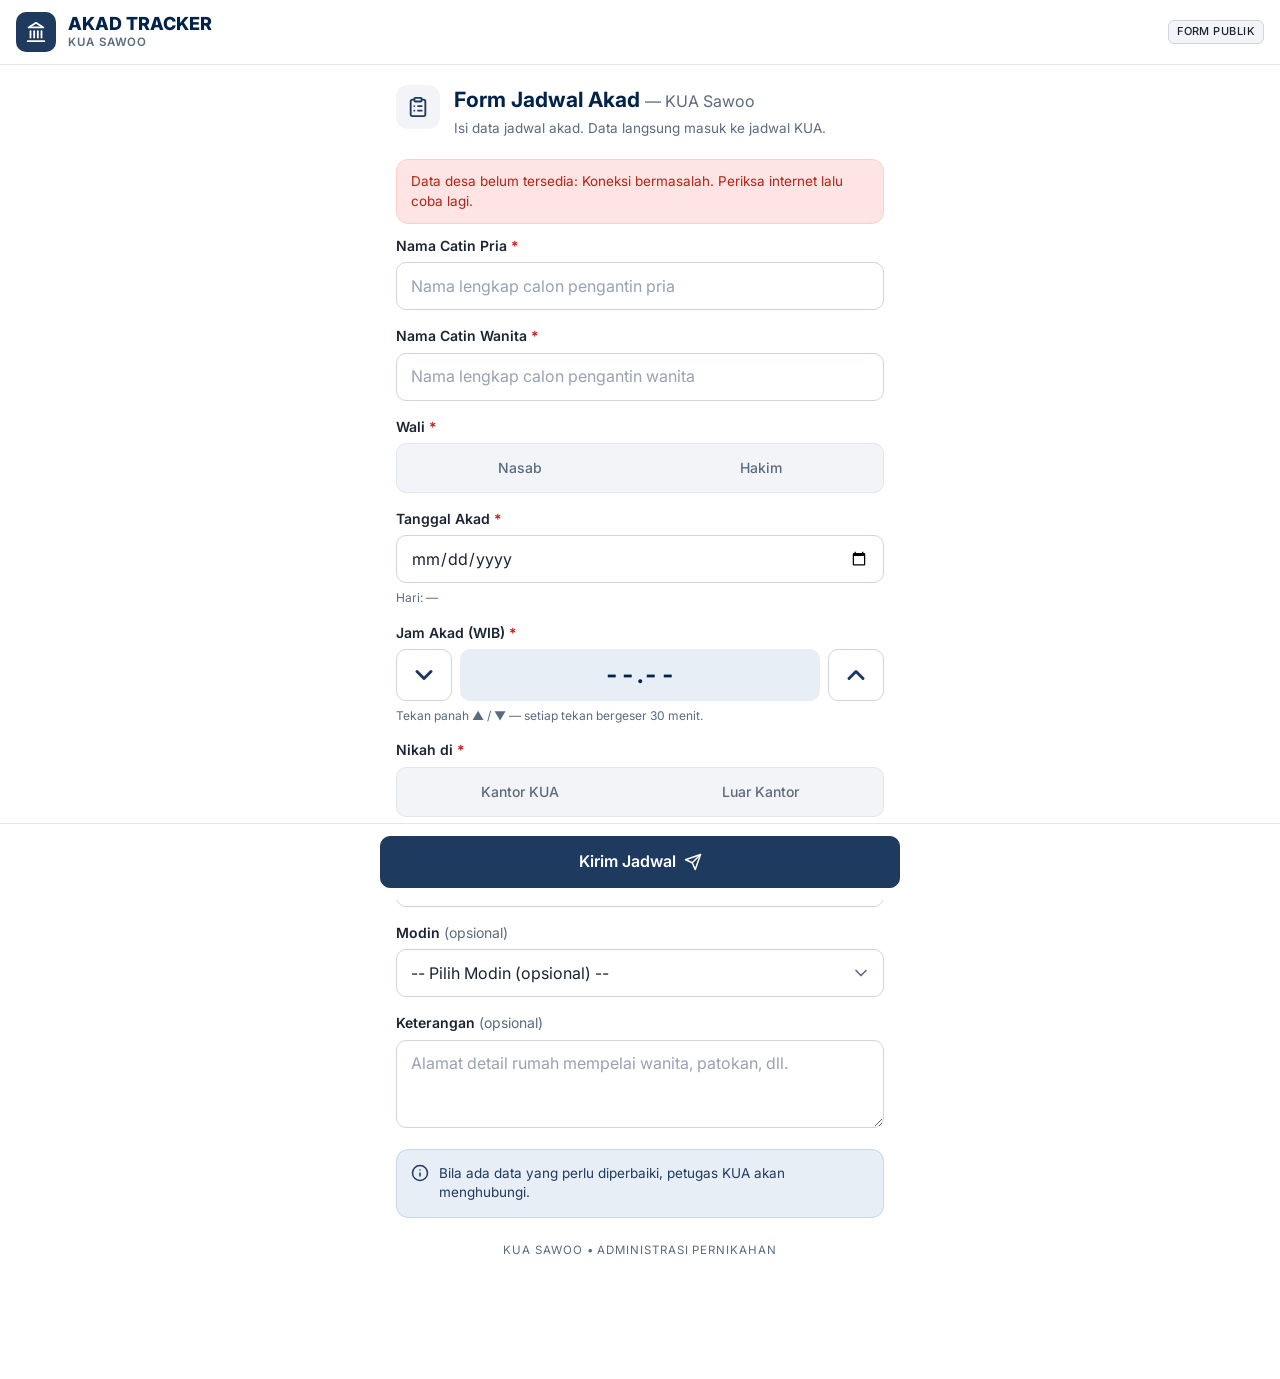
<file: form.html>
<!DOCTYPE html>
<html lang="id">
<head>
  <base target="_top">
  <meta charset="UTF-8">
  <meta name="viewport" content="width=device-width, initial-scale=1, minimum-scale=1, viewport-fit=cover">
  <title>Form Jadwal Akad</title>
  <meta name="theme-color" content="#FFFFFF">
  <link rel="icon" type="image/png" href="icons/favicon-48.png">
  <link rel="apple-touch-icon" href="icons/apple-touch-icon.png">
  <link rel="preconnect" href="https://fonts.googleapis.com">
  <link rel="preconnect" href="https://fonts.gstatic.com" crossorigin>
  <link href="https://fonts.googleapis.com/css2?family=Inter:wght@400;500;600;700;800&display=swap" rel="stylesheet">
  <link rel="stylesheet" href="css/style.css">
  <link rel="stylesheet" href="css/form.css">
</head>
<body>
<svg width="0" height="0" style="position:absolute" aria-hidden="true">
  <defs>
    <symbol id="i-landmark" viewBox="0 0 24 24"><path d="M3 22h18"/><path d="M6 18v-7"/><path d="M10 18v-7"/><path d="M14 18v-7"/><path d="M18 18v-7"/><path d="M12 2 20 7H4z"/></symbol>
    <symbol id="i-clipboard" viewBox="0 0 24 24"><rect x="8" y="2" width="8" height="4" rx="1"/><path d="M16 4h2a2 2 0 0 1 2 2v14a2 2 0 0 1-2 2H6a2 2 0 0 1-2-2V6a2 2 0 0 1 2-2h2"/><path d="M12 11h4M12 16h4M8 11h.01M8 16h.01"/></symbol>
    <symbol id="i-alert" viewBox="0 0 24 24"><path d="m21.73 18-8-14a2 2 0 0 0-3.48 0l-8 14A2 2 0 0 0 4 21h16a2 2 0 0 0 1.73-3Z"/><path d="M12 9v4M12 17h.01"/></symbol>
    <symbol id="i-info" viewBox="0 0 24 24"><circle cx="12" cy="12" r="10"/><path d="M12 16v-4M12 8h.01"/></symbol>
    <symbol id="i-send" viewBox="0 0 24 24"><path d="m22 2-7 20-4-9-9-4Z"/><path d="M22 2 11 13"/></symbol>
    <symbol id="i-check" viewBox="0 0 24 24"><path d="M20 6 9 17l-5-5"/></symbol>
    <symbol id="i-plus" viewBox="0 0 24 24"><path d="M12 5v14M5 12h14"/></symbol>
    <symbol id="i-chev-up" viewBox="0 0 24 24"><path d="m18 15-6-6-6 6"/></symbol>
    <symbol id="i-chev-down" viewBox="0 0 24 24"><path d="m6 9 6 6 6-6"/></symbol>
  </defs>
</svg>

<header class="f-top">
  <div class="brand-logo" id="fLogo"><svg class="icon icon-lg"><use href="#i-landmark"/></svg></div>
  <div><div class="t1">AKAD TRACKER</div><div class="t2" id="fKua">KUA Sawoo</div></div>
  <span class="tag">FORM PUBLIK</span>
</header>

<main class="f-wrap">
  <!-- FORM -->
  <form id="pubForm" novalidate>
    <div class="f-intro">
      <div class="ic"><svg class="icon icon-lg"><use href="#i-clipboard"/></svg></div>
      <div><h1>Form Jadwal Akad <span id="fKua2">— KUA Sawoo</span></h1><p>Isi data jadwal akad. Data langsung masuk ke jadwal KUA.</p></div>
    </div>

    <div class="callout callout-danger" id="loadErr" hidden></div>

    <div class="field" data-f="catin_pria">
      <label class="label" for="catin_pria">Nama Catin Pria <span class="req">*</span></label>
      <input class="input upper" id="catin_pria" name="catin_pria" maxlength="120" autocomplete="off" placeholder="Nama lengkap calon pengantin pria">
      <div class="err-msg"><svg class="icon icon-sm"><use href="#i-alert"/></svg><span>Wajib diisi</span></div>
    </div>
    <div class="field" data-f="catin_wanita">
      <label class="label" for="catin_wanita">Nama Catin Wanita <span class="req">*</span></label>
      <input class="input upper" id="catin_wanita" name="catin_wanita" maxlength="120" autocomplete="off" placeholder="Nama lengkap calon pengantin wanita">
      <div class="err-msg"><svg class="icon icon-sm"><use href="#i-alert"/></svg><span>Wajib diisi</span></div>
    </div>
    <div class="field" data-f="wali">
      <span class="label" id="lblWali">Wali <span class="req">*</span></span>
      <div class="seg" role="group" aria-labelledby="lblWali" data-seg="wali">
        <button type="button" data-v="NASAB" aria-pressed="false">Nasab</button>
        <button type="button" data-v="HAKIM" aria-pressed="false">Hakim</button>
      </div>
      <div class="err-msg"><svg class="icon icon-sm"><use href="#i-alert"/></svg><span>Pilih Nasab atau Hakim</span></div>
    </div>
    <div>
      <div class="field" data-f="tanggal">
        <label class="label" for="tanggal">Tanggal Akad <span class="req">*</span></label>
        <input class="input tnum" id="tanggal" name="tanggal" type="date">
        <div class="hint" id="hariHint">Hari: —</div>
        <div class="err-msg"><svg class="icon icon-sm"><use href="#i-alert"/></svg><span>Wajib diisi</span></div>
      </div>
      <div class="field" data-f="jam">
        <span class="label" id="lblJam">Jam Akad (WIB) <span class="req">*</span></span>
        <div class="stepper" role="group" aria-labelledby="lblJam">
          <button type="button" class="st-btn" data-step="-1" aria-label="30 menit lebih awal"><svg class="icon"><use href="#i-chev-down"/></svg></button>
          <output class="st-val tnum" id="jamOut" aria-live="polite">--.--</output>
          <button type="button" class="st-btn" data-step="1" aria-label="30 menit lebih siang"><svg class="icon"><use href="#i-chev-up"/></svg></button>
          <input type="hidden" id="jam" name="jam">
        </div>
        <div class="hint">Tekan panah ▲ / ▼ — setiap tekan bergeser 30 menit.</div>
        <div class="err-msg"><svg class="icon icon-sm"><use href="#i-alert"/></svg><span>Wajib diisi</span></div>
      </div>
    </div>
    <div class="hint warn" id="pastWarn" hidden style="margin:-8px 0 14px"><b>Perhatian:</b> tanggal ini sudah lewat. Periksa kembali — data tetap boleh dikirim.</div>
    <div class="field" data-f="tempat">
      <span class="label" id="lblTempat">Nikah di <span class="req">*</span></span>
      <div class="seg" role="group" aria-labelledby="lblTempat" data-seg="tempat">
        <button type="button" data-v="KANTOR" aria-pressed="false">Kantor KUA</button>
        <button type="button" data-v="LUAR_KANTOR" aria-pressed="false">Luar Kantor</button>
      </div>
      <div class="err-msg"><svg class="icon icon-sm"><use href="#i-alert"/></svg><span>Pilih lokasi nikah</span></div>
    </div>
    <div class="field" data-f="desa">
      <label class="label" for="desa">Desa <span class="req">*</span></label>
      <select class="select" id="desa" name="desa"><option value="">-- Pilih Desa / Kelurahan --</option></select>
      <div class="err-msg"><svg class="icon icon-sm"><use href="#i-alert"/></svg><span>Wajib diisi</span></div>
    </div>
    <div class="field" data-f="modin">
      <label class="label" for="modin">Modin <span class="opt">(opsional)</span></label>
      <select class="select" id="modin" name="modin"><option value="">-- Pilih Modin (opsional) --</option></select>
      <div class="err-msg"><svg class="icon icon-sm"><use href="#i-alert"/></svg><span>Modin tidak valid</span></div>
    </div>
    <div class="field" data-f="keterangan">
      <label class="label" for="keterangan">Keterangan <span class="opt">(opsional)</span></label>
      <textarea class="textarea" id="keterangan" name="keterangan" maxlength="500" placeholder="Alamat detail rumah mempelai wanita, patokan, dll."></textarea>
    </div>
    <!-- Honeypot anti-spam: tidak terlihat manusia -->
    <div class="hp" aria-hidden="true"><label for="website">Website</label><input id="website" name="website" tabindex="-1" autocomplete="off"></div>

    <div class="f-note"><svg class="icon"><use href="#i-info"/></svg><span>Bila ada data yang perlu diperbaiki, petugas KUA akan menghubungi.</span></div>
    <div class="f-foot" id="fFoot">KUA Sawoo • Administrasi Pernikahan</div>

    <div class="f-submit"><button type="submit" class="btn btn-primary btn-lg btn-block" id="submitBtn">Kirim Jadwal <svg class="icon"><use href="#i-send"/></svg></button></div>
  </form>

  <!-- SUKSES -->
  <section id="okView" hidden>
    <div class="ok-wrap">
      <div class="ok-ic"><svg class="icon"><use href="#i-check"/></svg></div>
      <h2>Jadwal tercatat</h2>
      <p class="muted">Jadwal sudah tercatat di KUA.</p>
      <div class="callout callout-warn" id="okDup" hidden>Data serupa sudah pernah tercatat. Petugas KUA akan memeriksa kemungkinan duplikat.</div>
      <dl class="dl ok-sum" id="okSum"></dl>
      <button class="btn btn-primary btn-lg btn-block" id="againBtn"><svg class="icon"><use href="#i-plus"/></svg>Isi Lagi</button>
    </div>
  </section>
</main>

<script src="js/config.js"></script>
<script src="js/api.js"></script>
<script>AkdApi.boot('form');</script>
</body>
</html>
</file>
<file: css/style.css>
/* AKAD TRACKER — gaya tampilan (dari Stylesheet.html v1.10, isi tidak diubah) */
/* ============================================================
   AKAD TRACKER — Stylesheet (design tokens dari DESIGN.md / PRD 7.2)
   Mobile-first · Inter · tanpa mode gelap (non-goal V1)
   ============================================================ */
:root {
  --primary: #1F3A5F;
  --primary-hover: #17304F;
  --primary-deep: #032448;
  --primary-soft: #E8EEF6;
  --bg: #F5F7FA;
  --surface: #FFFFFF;
  --surface-2: #F2F4F7;
  --border: #E3E8EF;
  --field: #D0D5DD;
  --text: #1A2433;
  --text-muted: #5B6B7F;
  --text-faint: #98A2B3;

  --neutral-bg: #F2F4F7;  --neutral-fg: #344054;
  --warn-bg: #FEF3C7;     --warn-fg: #92400E;  --warn-line: #FCD34D;
  --clash: #B45309;
  --success-bg: #DCFAE6;  --success-fg: #067647;
  --danger-bg: #FEE4E2;   --danger-fg: #B42318;
  --info-bg: #E8EEF6;

  --r-sm: 6px; --r-md: 10px; --r-lg: 12px; --r-xl: 16px; --r-full: 9999px;
  --sh-1: 0 1px 2px rgba(16, 24, 40, .06);
  --sh-2: 0 4px 6px -1px rgba(16, 24, 40, .08), 0 2px 4px -2px rgba(16, 24, 40, .04);
  --sh-3: 0 20px 25px -5px rgba(16, 24, 40, .12), 0 8px 10px -6px rgba(16, 24, 40, .04);
  --backdrop: rgba(26, 36, 51, .40);
  --focus: 0 0 0 3px rgba(31, 58, 95, .14);

  --header-h: 60px;
  --bottom-h: 64px;
  --safe-b: env(safe-area-inset-bottom, 0px);
  --ease: cubic-bezier(.2, .8, .2, 1);
}

* { box-sizing: border-box; }
html, body { margin: 0; padding: 0; }
body {
  font-family: 'Inter', system-ui, -apple-system, 'Segoe UI', Roboto, sans-serif;
  font-size: 14px; line-height: 1.45; color: var(--text); background: var(--bg);
  -webkit-font-smoothing: antialiased; -webkit-tap-highlight-color: transparent;
}
.tnum, .jam, .kpi-num, time { font-feature-settings: "tnum" 1, "cv05" 1; font-variant-numeric: tabular-nums; }
button, input, select, textarea { font: inherit; color: inherit; }
button { cursor: pointer; }
[hidden] { display: none !important; }
.sr-only { position: absolute; width: 1px; height: 1px; overflow: hidden; clip: rect(0 0 0 0); white-space: nowrap; }
.icon { width: 18px; height: 18px; flex: none; stroke: currentColor; fill: none; stroke-width: 2; stroke-linecap: round; stroke-linejoin: round; }
.icon-sm { width: 15px; height: 15px; }
.icon-lg { width: 22px; height: 22px; }
:focus-visible { outline: none; box-shadow: var(--focus); }
@media (prefers-reduced-motion: reduce) { *, *::before, *::after { animation-duration: .01ms !important; transition-duration: .01ms !important; } }

/* ── Tombol ─────────────────────────────────────────────── */
.btn {
  display: inline-flex; align-items: center; justify-content: center; gap: 8px;
  min-height: 44px; padding: 0 16px; border-radius: var(--r-md);
  border: 1px solid var(--field); background: var(--surface); color: var(--text);
  font-weight: 500; font-size: 14px; white-space: nowrap;
  transition: background .15s, border-color .15s, box-shadow .15s, transform .08s;
}
.btn:hover { background: var(--surface-2); }
.btn:active { transform: scale(.98); }
.btn:disabled, .btn[aria-disabled="true"] { opacity: .45; cursor: not-allowed; transform: none; }
.btn-primary { background: var(--primary); border-color: var(--primary); color: #fff; }
.btn-primary:hover { background: var(--primary-hover); }
.btn-warn { background: var(--warn-bg); border-color: var(--warn-line); color: var(--warn-fg); }
.btn-warn:hover { background: #FDE9A8; }
.btn-danger { background: var(--danger-bg); border-color: #FECDCA; color: var(--danger-fg); }
.btn-danger:hover { background: #FDD3CF; }
.btn-clash { background: var(--clash); border-color: var(--clash); color: #fff; }
.btn-ghost { background: transparent; border-color: transparent; }
.btn-ghost:hover { background: var(--surface-2); }
.btn-block { width: 100%; }
.btn-lg { min-height: 52px; font-size: 16px; font-weight: 600; }
.btn-sm { min-height: 36px; padding: 0 12px; font-size: 13px; }
.btn-icon { width: 44px; padding: 0; }
.spin { width: 16px; height: 16px; border-radius: 50%; border: 2px solid currentColor; border-right-color: transparent; animation: spin .7s linear infinite; display: inline-block; }
@keyframes spin { to { transform: rotate(360deg); } }

/* ── Form ───────────────────────────────────────────────── */
.field { margin-bottom: 16px; }
.field > label, .label { display: block; font-weight: 600; font-size: 14px; margin-bottom: 6px; color: var(--text); }
.label .req { color: var(--danger-fg); }
.label .opt { font-weight: 400; color: var(--text-muted); }
.input, .select, .textarea {
  width: 100%; min-height: 48px; padding: 10px 14px; font-size: 16px;
  background: var(--surface); border: 1px solid var(--field); border-radius: var(--r-md);
  transition: border-color .15s, box-shadow .15s; appearance: none; -webkit-appearance: none;
}
.textarea { min-height: 88px; resize: vertical; line-height: 1.5; }
.select { padding-right: 40px; background-image: url("data:image/svg+xml,%3Csvg xmlns='http://www.w3.org/2000/svg' width='20' height='20' viewBox='0 0 24 24' fill='none' stroke='%235B6B7F' stroke-width='2' stroke-linecap='round' stroke-linejoin='round'%3E%3Cpath d='m6 9 6 6 6-6'/%3E%3C/svg%3E"); background-repeat: no-repeat; background-position: right 12px center; }
.input:focus, .select:focus, .textarea:focus { outline: none; border-color: var(--primary); box-shadow: var(--focus); }
.input::placeholder, .textarea::placeholder { color: var(--text-faint); }
.field.has-error .input, .field.has-error .select, .field.has-error .textarea { border-color: var(--danger-fg); }
.field.has-error .select { color: var(--danger-fg); }
.err-msg { display: none; align-items: center; gap: 6px; margin-top: 6px; font-size: 13px; color: var(--danger-fg); }
.field.has-error .err-msg { display: flex; }
.hint { margin-top: 6px; font-size: 12px; color: var(--text-muted); }
.hint.warn { color: var(--warn-fg); }
.row-2 { display: grid; grid-template-columns: 1fr 1fr; gap: 12px; }
.seg {
  display: grid; grid-auto-flow: column; grid-auto-columns: 1fr; gap: 4px; padding: 4px;
  background: var(--surface-2); border: 1px solid var(--border); border-radius: var(--r-md);
}
.seg button {
  min-height: 40px; border: 0; border-radius: 8px; background: transparent; color: var(--text-muted);
  font-weight: 500; font-size: 14px; transition: background .15s, color .15s, box-shadow .15s;
}
.seg button[aria-pressed="true"], .seg button.active { background: var(--surface); color: var(--primary); font-weight: 600; box-shadow: var(--sh-1); }
.check { display: flex; align-items: center; gap: 10px; min-height: 44px; cursor: pointer; }
.check input { width: 20px; height: 20px; accent-color: var(--primary); }

/* ── Chip, badge, penghulu ──────────────────────────────── */
.badge {
  display: inline-flex; align-items: center; gap: 4px; padding: 3px 9px; border-radius: var(--r-full);
  font-size: 11.5px; font-weight: 600; line-height: 16px; letter-spacing: .01em; white-space: nowrap; border: 1px solid transparent;
}
.badge .icon { width: 12px; height: 12px; stroke-width: 2.4; }
.b-neutral { background: var(--neutral-bg); color: var(--neutral-fg); border-color: var(--border); }
.b-warn { background: var(--warn-bg); color: var(--warn-fg); border-color: var(--warn-line); }
.b-clash { background: var(--clash); color: #fff; }
.b-success { background: var(--success-bg); color: var(--success-fg); }
.b-danger { background: var(--danger-bg); color: var(--danger-fg); border-color: #FECDCA; }
.b-more { background: var(--surface); color: var(--text-muted); border-color: var(--field); }
.badges { display: flex; flex-wrap: wrap; gap: 6px; }
.dot { width: 8px; height: 8px; border-radius: 50%; display: inline-block; flex: none; }
.ph { display: inline-flex; align-items: center; gap: 6px; font-weight: 600; white-space: nowrap; }
.ph-pill { padding: 3px 10px 3px 8px; border-radius: var(--r-full); font-size: 12.5px; background: var(--surface-2); }
.ph-none { color: var(--danger-fg); font-weight: 500; font-style: italic; }

.chip {
  display: inline-flex; align-items: center; gap: 8px; min-height: 40px; padding: 0 14px;
  border-radius: var(--r-full); border: 1px solid var(--field); background: var(--surface);
  font-weight: 500; font-size: 13.5px; white-space: nowrap; flex: none; color: var(--text);
}
.chip[aria-pressed="true"] { background: var(--primary-soft); border-color: var(--primary); color: var(--primary); font-weight: 600; }
.chip.chip-warn { background: var(--warn-bg); border-color: var(--warn-line); color: var(--warn-fg); }
.chip.chip-warn[aria-pressed="true"] { box-shadow: inset 0 0 0 1px var(--warn-fg); }
.chip .count { min-width: 20px; height: 20px; padding: 0 6px; border-radius: var(--r-full); background: var(--clash); color: #fff; font-size: 11px; font-weight: 700; display: inline-flex; align-items: center; justify-content: center; }
.chip-x { border: 0; background: transparent; padding: 0; display: inline-flex; color: inherit; }
.scroll-x { display: flex; gap: 8px; overflow-x: auto; scrollbar-width: none; -webkit-overflow-scrolling: touch; padding: 2px 16px; margin: 0 -16px; }
.scroll-x::-webkit-scrollbar { display: none; }

/* ── Layout global ──────────────────────────────────────── */
.app-header {
  position: sticky; top: 0; z-index: 40; height: var(--header-h);
  background: var(--primary); color: #fff; display: flex; align-items: center; gap: 12px; padding: 0 12px 0 16px;
}
.brand { display: flex; align-items: center; gap: 10px; min-width: 0; flex: 1; }
.brand-logo { width: 32px; height: 32px; border-radius: 8px; background: rgba(255,255,255,.12); display: grid; place-items: center; flex: none; overflow: hidden; }
.brand-logo img { width: 100%; height: 100%; object-fit: contain; }
.brand-text { min-width: 0; }
.brand-title { font-size: 17px; font-weight: 800; letter-spacing: .01em; line-height: 1.1; white-space: nowrap; overflow: hidden; text-overflow: ellipsis; }
.brand-sub { font-size: 11.5px; color: #B9C7DB; white-space: nowrap; overflow: hidden; text-overflow: ellipsis; }
.top-nav { display: none; }
.id-btn {
  display: inline-flex; align-items: center; gap: 6px; height: 36px; padding: 0 12px; max-width: 46vw;
  border-radius: var(--r-full); border: 1px solid rgba(255,255,255,.18); background: rgba(255,255,255,.1); color: #fff;
  font-size: 13px; font-weight: 600;
}
.id-btn span { overflow: hidden; text-overflow: ellipsis; white-space: nowrap; }
.hdr-icon { width: 40px; height: 40px; border-radius: var(--r-md); border: 1px solid rgba(255,255,255,.18); background: transparent; color: #fff; display: grid; place-items: center; flex: none; }
.hdr-icon:hover, .id-btn:hover { background: rgba(255,255,255,.16); }
.hdr-icon.loading .icon { animation: spin .8s linear infinite; }

.app-main { padding: 12px 16px calc(var(--bottom-h) + var(--safe-b) + 88px); max-width: 760px; margin: 0 auto; }
.view { display: none; }
.view.active { display: block; animation: fade .18s var(--ease); }
@keyframes fade { from { opacity: 0; transform: translateY(4px); } to { opacity: 1; transform: none; } }

.bottom-nav {
  position: fixed; left: 0; right: 0; bottom: 0; z-index: 40; display: grid; grid-template-columns: repeat(4, 1fr);
  height: calc(var(--bottom-h) + var(--safe-b)); padding-bottom: var(--safe-b);
  background: var(--surface); border-top: 1px solid var(--border);
}
.bottom-nav button {
  border: 0; background: transparent; display: flex; flex-direction: column; align-items: center; justify-content: center; gap: 4px;
  font-size: 11.5px; font-weight: 500; color: var(--text-muted); position: relative;
}
.bottom-nav button .icon { width: 22px; height: 22px; }
.bottom-nav button.active { color: var(--primary); font-weight: 700; }
.bottom-nav button.active::before { content: ''; position: absolute; top: 0; left: 30%; right: 30%; height: 3px; border-radius: 0 0 3px 3px; background: var(--primary); }

.fab {
  position: fixed; right: 16px; bottom: calc(var(--bottom-h) + var(--safe-b) + 16px); z-index: 35;
  display: inline-flex; align-items: center; gap: 8px; height: 52px; padding: 0 20px; border-radius: var(--r-full);
  background: var(--primary-deep); color: #fff; border: 0; font-weight: 700; font-size: 15px; box-shadow: var(--sh-3);
}
.fab:hover { background: var(--primary); }

.app-footer { display: none; }

/* ── Ringkasan angka ────────────────────────────────────── */
.sum-head { display: flex; align-items: center; justify-content: space-between; gap: 12px; margin-bottom: 10px; }
.sum-head .seg { width: 200px; }
.sum-head .seg button { min-height: 34px; font-size: 13px; }
.kua-tag { display: inline-flex; align-items: center; gap: 6px; color: var(--text-muted); font-size: 12.5px; font-weight: 500; }
.kpis { display: flex; gap: 8px; overflow-x: auto; scrollbar-width: none; padding: 2px 16px 4px; margin: 0 -16px 12px; }
.kpis::-webkit-scrollbar { display: none; }
.kpi {
  flex: none; display: flex; align-items: center; gap: 8px; min-height: 44px; padding: 8px 14px;
  border-radius: var(--r-full); background: var(--surface); border: 1px solid var(--border); box-shadow: var(--sh-1); text-align: left;
}
.kpi .kpi-num { font-size: 17px; font-weight: 700; }
.kpi .kpi-lbl { font-size: 12.5px; color: var(--text-muted); white-space: nowrap; }
.kpi.kpi-warn { background: var(--warn-bg); border-color: var(--warn-line); }
.kpi.kpi-warn .kpi-num, .kpi.kpi-warn .kpi-lbl { color: var(--warn-fg); }
.kpi.kpi-ok { background: var(--success-bg); border-color: #ABEFC6; }
.kpi.kpi-ok .kpi-num, .kpi.kpi-ok .kpi-lbl { color: var(--success-fg); }
.kpi:hover { border-color: var(--primary); }
.kpi .icon { color: var(--text-muted); }

/* ── Toolbar ────────────────────────────────────────────── */
.toolbar { margin-bottom: 8px; }
.tabs {
  display: grid; grid-template-columns: repeat(3, 1fr); background: var(--surface); border: 1px solid var(--border);
  border-radius: var(--r-lg); padding: 0 4px; margin-bottom: 10px; box-shadow: var(--sh-1);
}
.tabs button { min-height: 46px; border: 0; background: transparent; font-weight: 500; color: var(--text-muted); position: relative; }
.tabs button.active { color: var(--primary); font-weight: 700; }
.tabs button.active::after { content: ''; position: absolute; left: 12px; right: 12px; bottom: 0; height: 3px; border-radius: 3px 3px 0 0; background: var(--primary); }
.search-wrap { position: relative; margin-bottom: 10px; }
.search-wrap .icon { position: absolute; left: 14px; top: 50%; transform: translateY(-50%); color: var(--text-muted); }
.search-wrap .input { padding-left: 42px; background: var(--surface); }
.search-clear { position: absolute; right: 4px; top: 50%; transform: translateY(-50%); }
.filter-row { margin-bottom: 4px; }
.active-filters { display: flex; flex-wrap: wrap; gap: 6px; margin: 8px 0 4px; }
.af { display: inline-flex; align-items: center; gap: 6px; padding: 4px 6px 4px 10px; border-radius: var(--r-full); background: var(--primary-soft); color: var(--primary); font-size: 12.5px; font-weight: 600; }
.af button { width: 24px; height: 24px; border-radius: 50%; border: 0; background: transparent; color: inherit; display: grid; place-items: center; }
.af button:hover { background: rgba(31,58,95,.1); }
.desk-only { display: none !important; }
.detail-panel { display: none; }

/* ── Daftar jadwal (kartu, HP) ──────────────────────────── */
.day { margin-top: 14px; }
.day-head {
  position: sticky; top: var(--header-h); z-index: 20; display: flex; align-items: center; justify-content: space-between; gap: 8px;
  padding: 10px 2px; background: var(--bg); border-bottom: 1px solid var(--border); margin-bottom: 12px;
}
.day-head h3 { margin: 0; display: flex; align-items: center; gap: 8px; font-size: 14px; font-weight: 700; letter-spacing: .04em; text-transform: uppercase; color: var(--primary); }
.day-head .today-tag { font-size: 10.5px; font-weight: 700; letter-spacing: .04em; padding: 2px 8px; border-radius: var(--r-full); background: var(--primary); color: #fff; }
.day-head .day-count { font-size: 12px; font-weight: 600; color: var(--text-muted); background: var(--surface-2); border: 1px solid var(--border); padding: 3px 10px; border-radius: var(--r-full); white-space: nowrap; }
.cards { display: grid; gap: 12px; }
.card {
  position: relative; background: var(--surface); border: 1px solid var(--border); border-radius: var(--r-lg);
  box-shadow: var(--sh-1); padding: 14px 16px 14px 20px; overflow: hidden; cursor: pointer; text-align: left; width: 100%;
  transition: box-shadow .15s, border-color .15s, transform .08s;
}
.card::before { content: ''; position: absolute; left: 0; top: 0; bottom: 0; width: 4px; background: var(--accent, transparent); }
.card:hover { box-shadow: var(--sh-2); }
.card:active { transform: scale(.995); }
.card.is-clash { border: 1.5px solid var(--clash); }
.card.is-empty { border: 1.5px dashed var(--field); }
.card.is-batal { opacity: .72; }
.card.is-batal .names { text-decoration: line-through; text-decoration-color: rgba(26,36,51,.4); }
.card.is-selected { border-color: var(--primary); box-shadow: 0 0 0 2px rgba(31,58,95,.18); }
.card-top { display: flex; align-items: flex-start; justify-content: space-between; gap: 8px; }
.jam { font-size: 22px; font-weight: 700; line-height: 1.15; letter-spacing: -.01em; }
.jam small { font-size: 12px; font-weight: 600; color: var(--text-muted); margin-left: 4px; letter-spacing: .02em; }
.names { margin-top: 2px; font-size: 16px; font-weight: 600; line-height: 1.3; }
.meta { margin-top: 8px; display: grid; gap: 4px; color: var(--text-muted); font-size: 13.5px; }
.meta div { display: flex; align-items: center; gap: 8px; min-width: 0; }
.meta b { color: var(--text); font-weight: 600; }
.card-foot { margin-top: 12px; padding-top: 10px; border-top: 1px solid var(--border); display: flex; align-items: center; justify-content: space-between; gap: 8px; }
.card-actions { display: flex; gap: 8px; margin-top: 10px; flex-wrap: wrap; }
.card-actions .btn { flex: 1 1 auto; }

/* ── Tabel (desktop) ────────────────────────────────────── */
.table-wrap { background: var(--surface); border: 1px solid var(--border); border-radius: var(--r-lg); box-shadow: var(--sh-1); margin-bottom: 16px; }
.table-wrap table { border-radius: 0 0 var(--r-lg) var(--r-lg); overflow: hidden; }
.tbl-day { display: flex; align-items: center; gap: 10px; padding: 14px 20px; background: var(--surface); border-radius: var(--r-lg) var(--r-lg) 0 0; border-bottom: 1px solid var(--border); position: sticky; top: var(--header-h); z-index: 10; }
.tbl-day h3 { margin: 0; font-size: 14px; font-weight: 700; letter-spacing: .04em; text-transform: uppercase; color: var(--text); display: flex; align-items: center; gap: 10px; }
.tbl-day .sep { color: var(--text-faint); }
.tbl-day .cnt { font-size: 12.5px; font-weight: 600; letter-spacing: .04em; text-transform: uppercase; color: var(--text-muted); }
.tbl-day .tz { margin-left: auto; font-size: 12px; color: var(--text-faint); }
table.jt { width: 100%; border-collapse: collapse; }
.jt th { text-align: left; font-size: 11.5px; font-weight: 700; letter-spacing: .06em; text-transform: uppercase; color: var(--text-muted); padding: 12px 14px; border-bottom: 1px solid var(--border); background: #FBFCFD; white-space: nowrap; }
.jt td { padding: 14px; border-bottom: 1px solid var(--border); vertical-align: middle; }
.jt tr:last-child td { border-bottom: 0; }
.jt tbody tr { cursor: pointer; transition: background .12s; }
.jt tbody tr:hover { background: #F8FAFC; }
.jt tbody tr.is-selected { background: var(--primary-soft); box-shadow: inset 4px 0 0 var(--primary); }
.jt tbody tr.is-batal td { color: var(--text-muted); }
.jt tbody tr.is-batal .t-names b { text-decoration: line-through; }
.jt .t-jam { font-size: 16px; font-weight: 700; width: 74px; }
.jt .t-names b { display: block; font-size: 14.5px; font-weight: 600; }
.jt .t-names span { color: var(--text-muted); font-size: 13px; }
.tag { display: inline-block; padding: 3px 8px; border-radius: var(--r-sm); border: 1px solid var(--field); background: var(--surface-2); font-size: 12px; font-weight: 500; white-space: nowrap; }
.t-accent { width: 4px; padding: 0 !important; }

/* ── Panel detail ───────────────────────────────────────── */
.backdrop { position: fixed; inset: 0; background: var(--backdrop); z-index: 60; opacity: 0; pointer-events: none; transition: opacity .2s; }
.backdrop.show { opacity: 1; pointer-events: auto; }
.sheet {
  position: fixed; left: 0; right: 0; bottom: 0; z-index: 70; max-height: 92vh; display: flex; flex-direction: column;
  background: var(--surface); border-radius: var(--r-xl) var(--r-xl) 0 0; box-shadow: var(--sh-3);
  transform: translateY(105%); transition: transform .26s var(--ease); padding-bottom: var(--safe-b);
}
.sheet.show { transform: none; }
.sheet-handle { width: 36px; height: 4px; border-radius: var(--r-full); background: var(--field); margin: 8px auto 0; flex: none; }
.sheet-head { display: flex; align-items: flex-start; gap: 12px; padding: 12px 16px 12px 20px; border-bottom: 1px solid var(--border); flex: none; }
.sheet-head h2 { margin: 0; font-size: 18px; font-weight: 700; display: flex; align-items: center; gap: 8px; flex-wrap: wrap; }
.sheet-head .sub { margin-top: 4px; font-size: 15px; font-weight: 600; color: var(--primary); }
.sheet-head .x { margin-left: auto; }
.sheet-body { overflow-y: auto; padding: 16px 20px 24px; overscroll-behavior: contain; }
.sheet-foot { flex: none; padding: 12px 20px; border-top: 1px solid var(--border); display: flex; gap: 10px; background: var(--surface); }
.sheet-foot .btn { flex: 1; }
.id-tag { font-size: 12px; font-weight: 600; color: var(--text-muted); background: var(--surface-2); border: 1px solid var(--border); padding: 2px 8px; border-radius: var(--r-sm); }

.dl { background: var(--surface); border: 1px solid var(--border); border-radius: var(--r-lg); padding: 4px 16px; margin: 12px 0; }
.dl-row { display: flex; justify-content: space-between; gap: 16px; padding: 12px 0; border-bottom: 1px solid var(--border); }
.dl-row:last-child { border-bottom: 0; }
.dl-row dt { color: var(--text-muted); font-size: 13.5px; flex: none; }
.dl-row dd { margin: 0; text-align: right; font-weight: 600; font-size: 14px; word-break: break-word; }
.dl-block { padding: 12px 0; border-bottom: 1px solid var(--border); }
.dl-block dt { color: var(--text-muted); font-size: 13.5px; margin-bottom: 8px; }
.dl-block dd { margin: 0; padding: 10px 12px; border: 1px solid var(--border); border-radius: var(--r-md); background: #FBFCFD; white-space: pre-wrap; word-break: break-word; }
.callout { border-radius: var(--r-lg); padding: 12px 14px; margin: 12px 0; border: 1px solid; font-size: 13.5px; }
.callout .c-head { display: flex; align-items: center; justify-content: space-between; gap: 8px; font-weight: 700; }
.callout .c-body { margin-top: 4px; }
.callout-warn { background: var(--warn-bg); border-color: var(--warn-line); color: var(--warn-fg); }
.callout-ok { background: var(--success-bg); border-color: #ABEFC6; color: var(--success-fg); }
.callout-neutral { background: var(--surface-2); border-color: var(--border); color: var(--neutral-fg); }
.callout-danger { background: var(--danger-bg); border-color: #FECDCA; color: var(--danger-fg); }
.callout-info { background: var(--info-bg); border-color: #C9D6E8; color: var(--primary); }
.callout a, .linkbtn { color: inherit; font-weight: 700; text-decoration: underline; background: none; border: 0; padding: 0; cursor: pointer; }
.actions-grid { display: grid; grid-template-columns: 1fr 1fr; gap: 10px; margin: 16px 0; }
.actions-grid .full { grid-column: 1 / -1; }
.acc { border: 1px solid var(--border); border-radius: var(--r-lg); overflow: hidden; }
.acc > button { width: 100%; min-height: 48px; display: flex; align-items: center; gap: 10px; padding: 0 16px; border: 0; background: var(--surface-2); font-weight: 700; text-align: left; }
.acc > button .chev { margin-left: auto; transition: transform .2s; }
.acc.open > button .chev { transform: rotate(180deg); }
.acc .acc-body { display: none; padding: 8px 16px 12px; }
.acc.open .acc-body { display: block; }
.tl { list-style: none; margin: 0; padding: 0; }
.tl li { display: grid; grid-template-columns: 12px 1fr auto; gap: 10px; padding: 10px 0; border-bottom: 1px dashed var(--border); font-size: 13px; }
.tl li:last-child { border-bottom: 0; }
.tl .tdot { width: 7px; height: 7px; border-radius: 50%; background: var(--text-faint); margin-top: 6px; }
.tl li:first-child .tdot { background: var(--primary); }
.tl .who { font-weight: 700; }
.tl .what { color: var(--text-muted); word-break: break-word; }
.tl .when { color: var(--text-muted); white-space: nowrap; font-size: 12px; }

/* ── Modal ──────────────────────────────────────────────── */
.modal {
  position: fixed; z-index: 90; left: 0; right: 0; bottom: 0; max-height: 92vh; display: flex; flex-direction: column;
  background: var(--surface); border-radius: var(--r-xl) var(--r-xl) 0 0; box-shadow: var(--sh-3);
  transform: translateY(105%); transition: transform .24s var(--ease); padding-bottom: var(--safe-b);
}
.modal.show { transform: none; }
.modal-backdrop { z-index: 85; }
.modal .sheet-body { padding-top: 12px; }

/* ── Toast ──────────────────────────────────────────────── */
.toasts { position: fixed; z-index: 120; left: 16px; right: 16px; top: calc(var(--header-h) + 8px); display: grid; gap: 8px; pointer-events: none; }
.toast {
  pointer-events: auto; display: flex; align-items: flex-start; gap: 10px; padding: 12px 14px; border-radius: var(--r-lg);
  background: var(--text); color: #fff; box-shadow: var(--sh-3); font-size: 14px; animation: toastIn .22s var(--ease);
}
.toast.ok { background: #054F31; }
.toast.err { background: #7A271A; }
.toast.warn { background: #7A2E0E; }
.toast .t-act { margin-left: auto; color: #fff; font-weight: 700; background: none; border: 0; text-decoration: underline; white-space: nowrap; }
@keyframes toastIn { from { opacity: 0; transform: translateY(-8px); } to { opacity: 1; transform: none; } }

/* ── Layar penuh: login, loading ────────────────────────── */
.screen { min-height: 100vh; display: grid; place-items: center; padding: 24px 16px; background: var(--bg); }
.login-card { width: 100%; max-width: 400px; background: var(--surface); border: 1px solid var(--border); border-radius: var(--r-xl); box-shadow: var(--sh-2); padding: 28px 24px; }
.login-mark { width: 52px; height: 52px; border-radius: 14px; background: var(--primary); color: #fff; display: grid; place-items: center; margin-bottom: 16px; }
.login-card h1 { margin: 0 0 4px; font-size: 22px; font-weight: 800; }
.login-card p { margin: 0 0 20px; color: var(--text-muted); }
.pw-wrap { position: relative; }
.pw-wrap .input { padding-right: 52px; }
.pw-wrap .btn-icon { position: absolute; right: 2px; top: 2px; min-height: 44px; }
.boot-loader { display: grid; place-items: center; gap: 14px; color: var(--text-muted); }
.boot-loader .spin { width: 28px; height: 28px; color: var(--primary); border-width: 3px; }
.who-list { display: grid; gap: 8px; margin-top: 8px; }
.who-item { display: flex; align-items: center; gap: 12px; min-height: 56px; padding: 0 16px; border: 1px solid var(--border); border-radius: var(--r-lg); background: var(--surface); text-align: left; }
.who-item:hover { border-color: var(--primary); background: var(--primary-soft); }
.who-item .av { width: 36px; height: 36px; border-radius: 50%; display: grid; place-items: center; background: var(--primary-soft); color: var(--primary); font-weight: 700; flex: none; }
.who-item .lbl { font-size: 12px; color: var(--text-muted); }
.who-item.current { border-color: var(--primary); box-shadow: 0 0 0 2px rgba(31,58,95,.15); }

/* ── Kosong & skeleton ──────────────────────────────────── */
.empty { text-align: center; padding: 40px 16px; color: var(--text-muted); }
.empty .e-ico { width: 56px; height: 56px; border-radius: 50%; background: var(--surface-2); display: grid; place-items: center; margin: 0 auto 12px; }
.empty h4 { margin: 0 0 4px; color: var(--text); font-size: 15px; }
.skel { background: linear-gradient(90deg, #EEF1F5 0%, #F7F9FB 50%, #EEF1F5 100%); background-size: 200% 100%; animation: sk 1.2s infinite; border-radius: var(--r-lg); }
@keyframes sk { to { background-position: -200% 0; } }

/* ── Halaman: section header, panel, settings ───────────── */
.page-head { display: flex; align-items: center; justify-content: space-between; gap: 12px; margin: 4px 0 14px; }
.page-head h2 { margin: 0; font-size: 20px; font-weight: 700; }
.page-head p { margin: 2px 0 0; color: var(--text-muted); font-size: 13px; }
.panel { background: var(--surface); border: 1px solid var(--border); border-radius: var(--r-lg); box-shadow: var(--sh-1); padding: 16px; margin-bottom: 14px; }
.panel h3 { margin: 0 0 12px; font-size: 15px; font-weight: 700; }
.msg-preview { white-space: pre-wrap; word-break: break-word; font-size: 13.5px; line-height: 1.55; background: #EFEAE2; border-radius: var(--r-lg); padding: 14px; max-height: 360px; overflow: auto; }
.msg-bubble { background: #fff; border-radius: 10px; padding: 10px 12px; box-shadow: 0 1px 1px rgba(0,0,0,.08); }
.set-tabs { margin-bottom: 14px; }
.set-tabs .chip { min-height: 38px; }
.mtable { width: 100%; border-collapse: collapse; }
.mtable th { text-align: left; font-size: 11.5px; font-weight: 700; letter-spacing: .05em; text-transform: uppercase; color: var(--text-muted); padding: 8px 6px; border-bottom: 1px solid var(--border); }
.mtable td { padding: 8px 6px; border-bottom: 1px solid var(--border); vertical-align: middle; }
.mtable .input, .mtable .select { min-height: 42px; font-size: 15px; padding: 8px 10px; }
.mtable .select { padding-right: 34px; }
.mtable .input[readonly] { background: var(--surface-2); color: var(--text-muted); }
.mrow-card { border: 1px solid var(--border); border-radius: var(--r-lg); padding: 12px; margin-bottom: 10px; display: grid; gap: 10px; }
.mrow-card.inactive { background: #FAFBFC; }
.mrow-card .mr-top { display: flex; align-items: center; gap: 10px; }
.mrow-card .mr-top .input { flex: 1; }
.switch { position: relative; width: 46px; height: 28px; flex: none; }
.switch input { opacity: 0; width: 100%; height: 100%; position: absolute; margin: 0; cursor: pointer; z-index: 1; }
.switch span { position: absolute; inset: 0; border-radius: var(--r-full); background: var(--field); transition: background .15s; }
.switch span::after { content: ''; position: absolute; top: 3px; left: 3px; width: 22px; height: 22px; border-radius: 50%; background: #fff; box-shadow: var(--sh-1); transition: transform .15s; }
.switch input:checked + span { background: var(--success-fg); }
.switch input:checked + span::after { transform: translateX(18px); }
.swatches { display: flex; gap: 8px; flex-wrap: wrap; }
.swatch { width: 34px; height: 34px; border-radius: 50%; border: 2px solid #fff; box-shadow: 0 0 0 1px var(--field); position: relative; }
.swatch[aria-pressed="true"] { box-shadow: 0 0 0 2px var(--text); }
.swatch[aria-pressed="true"]::after { content: ''; position: absolute; inset: 9px; border: solid #fff; border-width: 0 3px 3px 0; transform: rotate(45deg) translate(-1px,-2px); width: 7px; height: 12px; inset: auto; left: 12px; top: 7px; }
.ph-list { display: flex; flex-wrap: wrap; gap: 6px; }
.ph-list code { font-size: 12px; background: var(--surface-2); border: 1px solid var(--border); padding: 3px 7px; border-radius: 6px; cursor: pointer; }
.qr-box { display: flex; gap: 16px; align-items: center; flex-wrap: wrap; }
.qr-box #qrcode { background: #fff; padding: 8px; border: 1px solid var(--border); border-radius: var(--r-md); width: 144px; height: 144px; }
.link-box { display: flex; gap: 8px; }
.link-box .input { font-size: 13px; min-height: 44px; }
.radio-list { display: grid; gap: 8px; }
.radio-item { display: flex; align-items: center; gap: 12px; min-height: 52px; padding: 8px 14px; border: 1px solid var(--border); border-radius: var(--r-lg); cursor: pointer; background: var(--surface); }
.radio-item input { width: 20px; height: 20px; accent-color: var(--primary); flex: none; }
.radio-item.disabled { opacity: .55; cursor: not-allowed; }
.radio-item:has(input:checked) { border-color: var(--primary); background: var(--primary-soft); }
.radio-item .ri-sub { font-size: 12px; color: var(--text-muted); }
.muted { color: var(--text-muted); }
.small { font-size: 12.5px; }
.mt0 { margin-top: 0; } .mb0 { margin-bottom: 0; } .mt8 { margin-top: 8px; } .mt16 { margin-top: 16px; }
.flex { display: flex; align-items: center; gap: 8px; } .grow { flex: 1; } .wrap { flex-wrap: wrap; }

/* ============================================================
   TABLET (≥ 768px)
   ============================================================ */
@media (min-width: 768px) {
  .modal { left: 50%; right: auto; bottom: auto; top: 50%; width: min(560px, 92vw); border-radius: var(--r-xl); transform: translate(-50%, -46%) scale(.98); opacity: 0; pointer-events: none; transition: transform .2s var(--ease), opacity .2s; }
  .modal.show { transform: translate(-50%, -50%); opacity: 1; pointer-events: auto; }
  .modal .sheet-handle { display: none; }
  .toasts { left: auto; right: 24px; width: 380px; }
  .cards.cols-2 { grid-template-columns: 1fr 1fr; }
}

/* ============================================================
   DESKTOP (≥ 1024px) — tabel + panel detail kanan (sesuai mockup)
   ============================================================ */
@media (min-width: 1024px) {
  :root { --header-h: 80px; }
  .app-header { padding: 0 24px 0 40px; gap: 24px; }
  .brand { flex: none; gap: 14px; }
  .brand-logo { width: 36px; height: 36px; background: transparent; }
  .brand-title { font-size: 24px; }
  .brand-sub { font-size: 13px; }
  .top-nav { display: flex; align-self: stretch; gap: 4px; margin-left: 20px; flex: 1; }
  .top-nav button { border: 0; background: transparent; color: #A9B8CC; font-size: 17px; font-weight: 500; padding: 0 18px; position: relative; }
  .top-nav button:hover { color: #fff; }
  .top-nav button.active { color: #fff; }
  .top-nav button.active::after { content: ''; position: absolute; left: 0; right: 0; bottom: 0; height: 3px; background: #fff; }
  .id-btn { height: 40px; padding: 0 16px; background: var(--primary-deep); border-radius: var(--r-md); max-width: 260px; font-size: 14px; }
  #idName.has-who::before { content: 'Saya: '; }
  .hdr-icon { width: 44px; height: 44px; }
  .bottom-nav, .mob-only { display: none !important; }
  .desk-only { display: revert !important; }
  .fab { display: none; }
  .app-main { max-width: none; padding: 20px 40px 72px; }
  .app-footer {
    display: flex; position: fixed; left: 0; right: 0; bottom: 0; z-index: 30; height: 44px; align-items: center; gap: 12px; padding: 0 40px;
    background: #ECEEF1; border-top: 1px solid var(--border); font-size: 13px; color: var(--text);
  }
  .app-footer .r { margin-left: auto; }
  .split { display: grid; grid-template-columns: minmax(0, 1fr); gap: 0; }
  .split.has-detail { grid-template-columns: minmax(0, 1fr) 460px; }
  .split.has-detail .list-col { padding-right: 24px; }

  .kpi-grid { display: grid; grid-template-columns: repeat(4, minmax(0, 1fr)) 190px; gap: 18px; margin-bottom: 20px; }
  .kpi-card { background: var(--surface); border: 1px solid var(--border); border-radius: var(--r-lg); box-shadow: var(--sh-1); padding: 18px 20px; text-align: left; min-height: 120px; display: flex; flex-direction: column; justify-content: space-between; transition: border-color .15s, box-shadow .15s; }
  .kpi-card:hover { border-color: var(--primary); box-shadow: var(--sh-2); }
  .kpi-card .kc-top { display: flex; justify-content: space-between; align-items: flex-start; gap: 8px; font-size: 13.5px; font-weight: 500; color: var(--text); }
  .kpi-card .kc-top .icon { color: var(--text-muted); }
  .kpi-card .kc-val { display: flex; align-items: flex-end; gap: 10px; margin-top: 10px; }
  .kpi-card .kc-num { font-size: 28px; font-weight: 600; line-height: 1.15; }
  .kpi-card .kc-unit { font-size: 24px; font-weight: 600; line-height: 1.15; }
  .kpi-card .kc-note { font-size: 12.5px; color: var(--text-muted); margin-left: auto; padding-bottom: 4px; }
  .kpi-card.warn { background: #FFFBEB; border-color: var(--warn-line); }
  .kpi-card.warn .kc-top, .kpi-card.warn .kc-num, .kpi-card.warn .kc-unit, .kpi-card.warn .icon { color: var(--warn-fg); }
  .kpi-card.ok { background: #F3FCF7; border-color: #ABEFC6; }
  .kpi-card.ok .kc-top, .kpi-card.ok .kc-num, .kpi-card.ok .kc-unit { color: var(--success-fg); }
  .kpi-switch { background: var(--surface); border: 1px solid var(--border); border-radius: var(--r-lg); box-shadow: var(--sh-1); display: grid; place-items: center; padding: 12px; }
  .kpi-switch .seg { width: 100%; }

  .toolbar { background: var(--surface); border: 1px solid var(--border); border-radius: var(--r-lg); box-shadow: var(--sh-1); padding: 16px; margin-bottom: 20px; }
  .tb-row { display: flex; align-items: center; gap: 12px; flex-wrap: wrap; }
  .tb-row + .tb-row { margin-top: 12px; }
  .toolbar .tabs { display: inline-grid; grid-template-columns: repeat(3, auto); padding: 4px; gap: 2px; margin: 0; background: var(--surface-2); box-shadow: none; border-radius: var(--r-md); }
  .toolbar .tabs button { min-height: 38px; padding: 0 16px; border-radius: 8px; }
  .toolbar .tabs button.active { background: var(--surface); box-shadow: var(--sh-1); color: var(--primary); }
  .toolbar .tabs button.active::after { display: none; }
  .toolbar .tb-div { width: 1px; height: 32px; background: var(--border); }
  .toolbar .search-wrap { flex: 1; margin: 0; min-width: 240px; }
  .toolbar .search-wrap .input { background: var(--surface-2); min-height: 44px; }
  .toolbar .select { width: auto; min-width: 180px; min-height: 44px; font-size: 14px; background-color: var(--surface-2); }
  .toolbar .filter-row { display: none; }

  .day { margin-top: 0; }
  .day-head { display: none; }

  .split.has-detail .detail-panel { display: flex; }
  .detail-panel { position: sticky; top: calc(var(--header-h)); align-self: start; height: calc(100vh - var(--header-h) - 44px); margin: -20px -40px 0 0; background: var(--surface); border-left: 1px solid var(--border); flex-direction: column; }
  .detail-panel .sheet-head { padding: 20px 20px 16px 24px; }
  .detail-panel .sheet-body { padding: 16px 24px 32px; flex: 1; }
  .page-narrow { max-width: 920px; }
  /* Lembar detail di desktop (dari Jadwal Saya) = laci kanan */
  .sheet { left: auto; top: 0; bottom: 0; width: 460px; max-height: none; border-radius: 0; transform: translateX(105%); }
  .sheet.show { transform: none; }
  .btn-warn[aria-pressed="true"] { box-shadow: inset 0 0 0 1.5px var(--warn-fg); }
  .toasts { top: auto; bottom: 60px; }
}

/* Lebar lebih kecil dari 360 */
@media (max-width: 359px) {
  .brand-sub { display: none; }
  .id-btn { max-width: 38vw; }
}
/* Status sinkronisasi (optimistic UI) */
.is-pending { position: relative; }
.pend-dot { display: inline-block; width: 8px; height: 8px; border-radius: 50%; background: var(--secondary, #316BF3); animation: pulse 1s ease-in-out infinite; margin-left: 6px; vertical-align: middle; }
@keyframes pulse { 0%, 100% { opacity: .25; } 50% { opacity: 1; } }
@media (min-width: 1024px) { .split.has-detail .col-wali, .split.has-detail .col-modin { display: none; } }
@media (max-width: 419px) { .app-header .brand-logo { width: 28px; height: 28px; } .app-header .brand { gap: 8px; } .app-header .brand-title { font-size: 15.5px; } .id-btn { max-width: 30vw; } }
/* Logo unggahan: latar putih agar logo berwarna tetap terbaca di header gelap */
.brand-logo.has-img { background: #fff; padding: 2px; }
@media (min-width: 1024px) {
  .kpi-card .kc-val { flex-wrap: wrap; align-items: baseline; row-gap: 0; }
  .split.has-detail .kpi-grid { grid-template-columns: repeat(4, minmax(0, 1fr)) 150px; gap: 12px; }
  .split.has-detail .kpi-card { padding: 14px 16px; min-height: 108px; }
  .split.has-detail .kc-num { font-size: 24px; }
  .split.has-detail .kc-unit { font-size: 17px; }
  .split.has-detail .kc-note { display: none; }
  .split.has-detail .kpi-switch .seg { grid-auto-flow: row; }
}
@media (min-width: 1024px) and (max-width: 1365px) {
  .split.has-detail .kpi-grid { grid-template-columns: repeat(2, minmax(0, 1fr)); }
  .split.has-detail .kpi-switch { grid-column: 1 / -1; }
  .split.has-detail .kpi-switch .seg { grid-auto-flow: column; max-width: 260px; }
  .split.has-detail { grid-template-columns: minmax(0, 1fr) 400px; }
}
/* ── v1.2: ringkasan per penghulu, stepper jam, edit langsung di tabel ── */
.kpi.kpi-active { border-color: var(--primary); background: var(--primary-soft); }
.kpi .dot { margin-right: -2px; }
.stepper { display: grid; grid-template-columns: 56px 1fr 56px; align-items: center; gap: 8px; }
.st-btn { height: 52px; border-radius: var(--r-md); border: 1px solid var(--field); background: var(--surface); color: var(--primary); display: grid; place-items: center; }
.st-btn .icon { width: 28px; height: 28px; stroke-width: 2.6; }
.st-btn:active { background: var(--primary-soft); transform: scale(.97); }
.st-val { display: grid; place-items: center; height: 52px; border-radius: var(--r-md); background: var(--primary-soft); color: var(--primary-deep); font-size: 24px; font-weight: 700; letter-spacing: .02em; }
.field.has-error .st-val { box-shadow: inset 0 0 0 1px var(--danger-fg); }
.tbl-scroll { overflow-x: auto; }
.t-del { color: var(--danger-fg); }
@media (min-width: 1024px) {
  .kpi-grid { grid-template-columns: repeat(auto-fit, minmax(190px, 1fr)) !important; }
  .kpi-card { position: relative; overflow: hidden; }
  .kpi-card[style*="--accent"]::before { content: ''; position: absolute; left: 0; top: 0; bottom: 0; width: 4px; background: var(--accent); }
  .kpi-card.active { border-color: var(--primary); box-shadow: 0 0 0 2px rgba(31,58,95,.15); background: var(--primary-soft); }
  .kpi-card .kc-note { display: inline !important; }
  .jt-edit { min-width: 1180px; }
  .jt-edit td { padding: 8px 8px; }
  .jt-edit tbody tr { cursor: default; }
  .jt-edit tbody tr td:first-child { box-shadow: inset 4px 0 0 var(--accent, transparent); }
  .jt-edit tbody tr.is-clash-row td { background: #FFF8EB; }
  .cell { width: 100%; min-height: 36px; padding: 6px 8px; border: 1px solid transparent; border-radius: 8px; background: transparent; font-size: 14px; color: var(--text); appearance: none; -webkit-appearance: none; }
  select.cell { padding-right: 22px; background-image: url("data:image/svg+xml,%3Csvg xmlns='http://www.w3.org/2000/svg' width='14' height='14' viewBox='0 0 24 24' fill='none' stroke='%2398A2B3' stroke-width='2'%3E%3Cpath d='m6 9 6 6 6-6'/%3E%3C/svg%3E"); background-repeat: no-repeat; background-position: right 6px center; cursor: pointer; }
  .cell:hover { border-color: var(--field); background-color: var(--surface); }
  .cell:focus { outline: none; border-color: var(--primary); box-shadow: var(--focus); background-color: var(--surface); }
  .cell-jam { font-size: 16px; font-weight: 700; width: 92px; }
  .cell-date { font-size: 12px; color: var(--text-muted); width: 130px; }
  .cell-strong { font-weight: 600; }
  .cell-sub { color: var(--text-muted); font-size: 13px; }
  .cell-ph { font-weight: 600; }
  .cell-ph.is-none { color: var(--danger-fg); font-style: italic; }
  .col-ket { min-width: 150px; }
  .t-act { white-space: nowrap; width: 1%; }
  .t-act .btn-icon { width: 36px; min-height: 36px; }
  .split.has-detail .col-ket { display: none; }
}
@media (min-width: 1024px) {
  .jt-edit { table-layout: fixed; min-width: 1440px; }
  .jt-edit .w-jam { width: 140px; } .jt-edit .w-nama { width: 190px; } .jt-edit .w-wali { width: 104px; }
  .jt-edit .w-tempat { width: 120px; } .jt-edit .w-desa { width: 130px; } .jt-edit .w-modin { width: 130px; }
  .jt-edit .w-ph { width: 140px; } .jt-edit .w-ket { width: auto; } .jt-edit .w-status { width: 150px; } .jt-edit .w-bw { width: 128px; } .jt-edit .w-act { width: 112px; }
  .jt-edit td { overflow: hidden; }
  .jt-edit .cell { text-overflow: ellipsis; }
  .split.has-detail .jt-edit col.col-ket, .split.has-detail .jt-edit col.col-wali, .split.has-detail .jt-edit col.col-modin { width: 0; }
}
.row-dt { display: grid; grid-template-columns: 1fr; gap: 0 12px; }
@media (min-width: 768px) { .row-dt { grid-template-columns: 1fr 1fr; } }
.modal .sheet-body { overflow-x: hidden; }
/* v1.3 — Wali Hakim = merah, Nikah di Kantor = kuning */
.cell.cell-hakim, .cell.cell-hakim:hover, .cell.cell-hakim:focus { background-color: var(--danger-bg); color: var(--danger-fg); font-weight: 700; }
.cell.cell-kantor, .cell.cell-kantor:hover, .cell.cell-kantor:focus { background-color: var(--warn-bg); color: var(--warn-fg); font-weight: 700; }
.meta .tag-kantor { display: inline-block; padding: 1px 8px; border-radius: 999px; font-size: 12.5px; font-weight: 700; line-height: 1.5; }
.meta .tag-kantor { background: var(--warn-bg); color: var(--warn-fg); }
/* Unggah logo & QR */
.logo-row { display: flex; align-items: center; gap: 12px; flex-wrap: wrap; }
.logo-prev { width: 56px; height: 56px; border-radius: 12px; border: 1px solid var(--border); background: #fff; display: grid; place-items: center; overflow: hidden; flex: none; }
.logo-prev img { width: 100%; height: 100%; object-fit: contain; }
.qr-actions { display: flex; gap: 8px; flex-wrap: wrap; margin-top: 8px; }
/* v1.4 — Modul Bimwin */
.b-info { background: #E0EAFF; color: #1D4ED8; border-color: #C7D7FE; }
.mb12 { margin-bottom: 12px; }
.cell.cell-bw { font-weight: 700; }
.cell.bw-belum, .cell.bw-belum:hover, .cell.bw-belum:focus { background-color: var(--danger-bg); color: var(--danger-fg); }
.cell.bw-jadwal, .cell.bw-jadwal:hover, .cell.bw-jadwal:focus { background-color: #E0EAFF; color: #1D4ED8; }
.cell.bw-sudah, .cell.bw-sudah:hover, .cell.bw-sudah:focus { background-color: var(--success-bg); color: var(--success-fg); }
.bw-tabs { margin-bottom: 12px; grid-template-columns: repeat(2, 1fr); }
.bw-tabs .count, .bw-filter .count { display: inline-block; min-width: 20px; padding: 0 6px; margin-left: 6px; border-radius: 999px; background: var(--surface-2); color: var(--text-muted); font-size: 12px; font-weight: 700; text-align: center; }
.bw-filter { padding: 12px; }
.bw-list { display: grid; gap: 8px; }
.bw-row { display: flex; align-items: center; gap: 12px; padding: 12px; background: var(--surface); border: 1px solid var(--border); border-radius: var(--r-lg); }
.bw-row.is-sel { border-color: var(--primary); background: var(--primary-soft); }
.bw-check { width: 28px; flex: none; display: grid; place-items: center; }
.bw-check input { width: 22px; height: 22px; accent-color: var(--primary); cursor: pointer; }
.bw-names { font-weight: 700; }
.bw-side { display: flex; flex-direction: column; align-items: flex-end; gap: 6px; flex: none; }
.bw-actbar { position: sticky; bottom: calc(var(--bottom-h) + var(--safe-b) + 10px); z-index: 30; display: flex; align-items: center; gap: 8px; flex-wrap: wrap;
  margin-top: 12px; padding: 10px 12px; background: var(--surface); border: 1px solid var(--primary); border-radius: var(--r-lg); box-shadow: var(--sh-3); }
.bw-sesi h3 { margin: 0 0 4px; font-size: 16px; }
.bw-sh { display: flex; gap: 12px; align-items: flex-start; flex-wrap: wrap; }
.bw-acts { display: flex; flex-wrap: wrap; gap: 8px; margin: 12px 0; }
.bw-plist { margin: 0; padding: 0; list-style: none; counter-reset: bw; display: grid; gap: 2px; }
.bw-plist li { counter-increment: bw; display: flex; align-items: center; gap: 8px; padding: 6px 0; border-bottom: 1px dashed var(--border); }
.bw-plist li::before { content: counter(bw) "."; min-width: 22px; color: var(--text-muted); font-weight: 600; align-self: flex-start; }
.bw-plist li .grow { min-width: 0; }
.bw-plist li .btn { flex: none; }
.bw-fields { display: grid; grid-template-columns: repeat(auto-fill, minmax(220px, 1fr)); gap: 8px; }
.bw-field { display: flex; flex-direction: column; align-items: flex-start; gap: 2px; text-align: left; padding: 8px 10px; border: 1px solid var(--border); border-radius: var(--r-md); background: var(--surface-2); cursor: pointer; }
.bw-field:hover { border-color: var(--primary); }
.bw-field code { font-size: 13px; font-weight: 700; color: var(--primary); }
.bw-field span { font-size: 12px; color: var(--text-muted); }
@media (min-width: 1024px) { .bw-actbar { bottom: 56px; } }
@media (max-width: 479px) { .bw-row { flex-wrap: wrap; } .bw-side { flex-direction: row; width: 100%; justify-content: flex-end; align-items: center; } }
/* v1.5 — nama catin KAPITAL */
.upper { text-transform: uppercase; }
.upper::placeholder { text-transform: none; }

/* v1.5 — nama menu huruf kapital */
.top-nav button { font-size: 14.5px; font-weight: 600; letter-spacing: .02em; padding: 0 14px; white-space: nowrap; }
.bottom-nav button { font-size: 10px; font-weight: 600; letter-spacing: .01em; line-height: 1.15; text-align: center; padding: 0 2px; }

/* v1.5 — aksen penghulu lebih jelas (tetap bersih): bilah kiri lebih tebal, label penghulu berwarna lembut,
   garis pemisah antar-kelompok penghulu dalam satu hari */
.card .ph-pill { background: var(--surface-2); background: color-mix(in srgb, var(--accent, #98A2B3) 13%, #fff); }
.card::before { width: 5px; }
@media (min-width: 1024px) {
  .jt-edit tbody tr td:first-child { box-shadow: inset 5px 0 0 var(--accent, transparent); }
  .jt-edit tr[style*="--accent"] .cell-ph { background-color: var(--surface-2); background-color: color-mix(in srgb, var(--accent) 12%, #fff); border-radius: 999px; }
  .jt-edit tr.grp-start > td { border-top: 2px solid var(--border); border-top-color: color-mix(in srgb, var(--accent, #98A2B3) 40%, #fff); }
}

/* v1.5 — desktop: JADWAL BIMWIN, REKAP MODIN, PENGATURAN tampil penuh seperti JADWAL AKAD */
@media (min-width: 1024px) {
  .page-narrow { max-width: none; }
  .rk-grid { display: grid; grid-template-columns: minmax(0, 1fr) minmax(0, 1fr); gap: 16px; align-items: start; }
  .rk-grid > .panel { margin: 0; }
  .rk-grid .msg-preview { max-height: 560px; }
  .bw-list { grid-template-columns: repeat(auto-fill, minmax(520px, 1fr)); }
  .bw-sesi-grid { display: grid; grid-template-columns: repeat(auto-fill, minmax(560px, 1fr)); gap: 16px; align-items: start; }
  .bw-sesi-grid > .panel { margin: 0; }
  #setBody { display: grid; grid-template-columns: minmax(0, 1fr) minmax(0, 1fr); gap: 16px; align-items: start; }
  #setBody > .panel { margin: 0; }
  #setBody > :only-child, #setBody > .flex { grid-column: 1 / -1; }
  #mrows { display: grid; grid-template-columns: repeat(auto-fill, minmax(380px, 1fr)); gap: 10px; }
  #mrows .mrow-card { margin: 0; }
}
.card[style*="--accent:transparent"] .ph-pill { background: var(--surface-2); }
.bw-howto { margin: 4px 0 0; padding-left: 18px; display: grid; gap: 4px; }
/* v1.6 — tombol AKSI per baris + menu melayang */
.btn-aksi { gap: 4px; font-weight: 700; letter-spacing: .03em; padding: 0 10px; }
.btn-aksi[aria-expanded="true"] { border-color: var(--primary); color: var(--primary); background: var(--primary-soft); }
.row-menu { position: fixed; z-index: 70; min-width: 230px; display: grid; gap: 2px; padding: 6px; background: var(--surface);
  border: 1px solid var(--border); border-radius: var(--r-lg); box-shadow: var(--sh-3); animation: fade .12s var(--ease); }
.row-menu button { display: flex; align-items: center; gap: 10px; min-height: 42px; padding: 8px 12px; border: 0; border-radius: 8px;
  background: none; color: var(--text); font-size: 14px; font-weight: 500; text-align: left; cursor: pointer; }
.row-menu button:hover, .row-menu button:focus-visible { background: var(--surface-2); outline: none; }
.row-menu button:disabled { opacity: .5; cursor: not-allowed; }
.row-menu button.t-del { color: var(--danger-fg); }
.row-menu small { display: block; font-size: 11.5px; color: var(--text-muted); font-weight: 400; }
/* ===== v1.8: wali di kartu, tombol catatan, keterangan desktop bisa digeser, nav bawah rapat (viewport tanpa viewport-fit=cover di Code.gs) ===== */
.tag-nasab { font-weight: 600; }
.badge.b-note { background: #FFF7E6; color: #92400E; border-color: #FCD9A5; cursor: pointer; font: inherit; font-size: 12px; font-weight: 600; line-height: inherit; }
.badge.b-note:hover, .badge.b-note:focus-visible { background: #FEEBC8; outline: none; box-shadow: var(--focus); }
.note-full { white-space: pre-wrap; word-break: break-word; font-size: 15px; line-height: 1.6; background: var(--surface-2); border: 1px solid var(--border); border-radius: var(--r-md); padding: 12px 14px; max-height: 60vh; overflow-y: auto; }
/* ===== v1.9: wali di samping penghulu (HP), menu bawah rapat, popup keterangan (desktop) ===== */
.card-top-r { display: flex; align-items: center; justify-content: flex-end; flex-wrap: wrap; gap: 6px; min-width: 0; }
.card-top-r .badge { white-space: nowrap; }
html.nav-rapat { --safe-b: 0px; }
.ket-view { min-height: 36px; padding: 0 8px; border: 0; border-block: 6px solid transparent; border-radius: 8px; font-size: 13.5px; line-height: 1.4; color: var(--text);
  white-space: pre-wrap; word-break: break-word; overflow: hidden; display: -webkit-box; -webkit-line-clamp: 2; -webkit-box-orient: vertical; cursor: pointer; }
.ket-view.is-empty { color: var(--text-muted); font-style: italic; }
.ket-view:hover { background: var(--surface); box-shadow: 0 0 0 1px var(--border), var(--sh-1); }
.ket-view:focus-visible { outline: none; box-shadow: 0 0 0 1px var(--primary), var(--focus); }
.ket-pop { position: absolute; z-index: 75; display: grid; gap: 8px; padding: 10px; background: var(--surface); border: 1px solid var(--border); border-radius: var(--r-lg); box-shadow: var(--sh-3); animation: fade .12s var(--ease); }
.ket-pop-head { display: flex; align-items: baseline; gap: 8px; min-width: 0; font-size: 13px; }
.ket-pop-head span { color: var(--text-muted); overflow: hidden; text-overflow: ellipsis; white-space: nowrap; }
.ket-pop-ta { width: 100%; min-height: 88px; padding: 8px 10px; border: 1px solid var(--primary); border-radius: 8px; box-shadow: var(--focus); font: inherit; font-size: 14px; line-height: 1.5;
  color: var(--text); background: var(--surface); resize: none; overflow-y: auto; white-space: pre-wrap; outline: none; }
.ket-pop-foot { display: flex; align-items: center; gap: 8px; }
.ket-cnt { font-size: 12px; color: var(--text-muted); }

/* ============================================================
   v2.4 — ringkasan Luar Kantor | Kantor · pemilih Bulan/Tahun · tombol Hari Ini
   ============================================================ */
.kpi .kpi-num { display: inline-flex; align-items: baseline; gap: 3px; }
.kpi .kpi-op { font-size: 15px; font-weight: 400; color: var(--text-faint); margin: 0 2px; }
.kpi-legend { margin: -6px 0 12px; font-size: 11.5px; color: var(--text-muted); }
.kpi-legend b { font-weight: 600; color: var(--text); }
.kc-num .kc-op { font-size: .8em; font-weight: 400; color: var(--text-faint); margin: 0 6px; position: relative; top: -.06em; }
.kc-split { display: flex; justify-content: space-between; gap: 8px; margin-top: 6px; font-size: 11.5px; color: var(--text-muted); white-space: nowrap; }
.kc-split .kc-total { font-weight: 600; color: var(--text); }
.kpi-card.warn .kc-split, .kpi-card.warn .kc-split .kc-total, .kpi-card.warn .kc-op { color: var(--warn-fg); }
.tabs button .tab-sel { display: block; font-size: 11px; font-weight: 600; line-height: 1.2; opacity: .85; }
.tabs button.active:has(.tab-sel) { line-height: 1.15; }
.period-grid { display: grid; grid-template-columns: repeat(3, minmax(0, 1fr)); gap: 8px; }
.period-years { grid-template-columns: repeat(auto-fill, minmax(120px, 1fr)); }
.period-btn { display: grid; gap: 2px; padding: 12px 10px; min-height: 64px; text-align: left; border-radius: var(--r-md); border: 1px solid var(--border); background: var(--surface); color: var(--text); }
.period-btn b { font-size: 14.5px; font-weight: 700; }
.period-btn span { font-size: 12px; color: var(--text-muted); }
.period-btn.is-zero b { color: var(--text-muted); font-weight: 600; }
.period-btn:hover { border-color: var(--primary); }
.period-btn[aria-pressed="true"] { border-color: var(--primary); background: var(--primary-soft); box-shadow: inset 0 0 0 1px var(--primary); }
.period-btn[aria-pressed="true"] b, .period-btn[aria-pressed="true"] span { color: var(--primary); }
.fab-today {
  position: fixed; left: 16px; bottom: calc(var(--bottom-h) + var(--safe-b) + 20px); z-index: 35;
  display: inline-flex; align-items: center; gap: 8px; height: 44px; padding: 0 16px; border-radius: var(--r-full);
  background: var(--surface); color: var(--primary); border: 1px solid var(--border); font-weight: 700; font-size: 14px; box-shadow: var(--sh-3);
}
.fab-today:hover { border-color: var(--primary); }
.fab-today[hidden] { display: none; }
@keyframes akd-flash { 0%, 60% { box-shadow: 0 0 0 3px var(--primary); } 100% { box-shadow: 0 0 0 3px transparent; } }
.day.is-flash, .table-wrap.is-flash { border-radius: var(--r-lg); animation: akd-flash 1.8s var(--ease); }
@media (min-width: 1024px) {
  .fab-today { left: auto; right: 24px; bottom: 60px; height: 46px; }
  .tabs button .tab-sel { display: inline; margin-left: 6px; font-size: 12px; }
  .kpi-card .kc-split { margin-top: 2px; }
}
@media (min-width: 1024px) { body:has(.split.has-detail) .fab-today { right: calc(460px + 40px + 16px); } }
@media (min-width: 1024px) and (max-width: 1365px) { body:has(.split.has-detail) .fab-today { right: calc(400px + 40px + 16px); } }
@media (prefers-reduced-motion: reduce) { .day.is-flash, .table-wrap.is-flash { animation: none; box-shadow: 0 0 0 3px var(--primary); } }
</file>
<file: css/form.css>
/* AKAD TRACKER — gaya khusus form publik (dari Form.html v1.10) */
/* Form publik: ringan, satu kolom, tanpa navigasi (PRD 7.5) */
body { background: var(--surface); }
.f-top { position: sticky; top: 0; z-index: 10; display: flex; align-items: center; gap: 12px; padding: 12px 16px; background: var(--surface); border-bottom: 1px solid var(--border); }
.f-top .brand-logo { background: var(--primary); color: #fff; width: 40px; height: 40px; border-radius: 10px; }
.f-top .t1 { font-size: 18px; font-weight: 800; color: var(--primary-deep); line-height: 1.1; }
.f-top .t2 { font-size: 11.5px; font-weight: 600; letter-spacing: .08em; color: var(--text-muted); text-transform: uppercase; }
.f-top .tag { margin-left: auto; font-size: 11px; letter-spacing: .04em; }
.f-wrap { max-width: 520px; margin: 0 auto; padding: 20px 16px 120px; }
.f-intro { display: flex; gap: 14px; align-items: flex-start; margin-bottom: 20px; }
.f-intro .ic { width: 44px; height: 44px; border-radius: 12px; background: var(--surface-2); display: grid; place-items: center; flex: none; color: var(--primary); }
.f-intro h1 { margin: 0; font-size: 21px; font-weight: 700; color: var(--primary-deep); }
.f-intro h1 span { white-space: nowrap; font-weight: 400; font-size: 16px; color: var(--text-muted); }
.f-intro p { margin: 4px 0 0; color: var(--text-muted); font-size: 13.5px; }
.f-note { display: flex; gap: 10px; align-items: flex-start; padding: 14px; border-radius: var(--r-lg); background: var(--info-bg); border: 1px solid #C9D6E8; color: var(--primary); font-size: 13.5px; margin: 8px 0 16px; }
.f-foot { text-align: center; font-size: 11.5px; letter-spacing: .08em; color: var(--text-muted); text-transform: uppercase; margin-top: 24px; }
.f-submit { position: fixed; left: 0; right: 0; bottom: 0; padding: 12px 16px calc(12px + var(--safe-b)); background: var(--surface); border-top: 1px solid var(--border); z-index: 10; }
.f-submit .btn { max-width: 520px; margin: 0 auto; display: flex; }
.hp { position: absolute !important; left: -9999px !important; width: 1px; height: 1px; overflow: hidden; }
.ok-wrap { text-align: center; padding: 40px 8px; }
.ok-ic { width: 72px; height: 72px; border-radius: 50%; background: var(--success-bg); color: var(--success-fg); display: grid; place-items: center; margin: 0 auto 16px; }
.ok-ic .icon { width: 36px; height: 36px; stroke-width: 2.5; }
.ok-wrap h2 { margin: 0 0 6px; font-size: 20px; }
.ok-sum { text-align: left; margin: 20px 0; }
</file>
